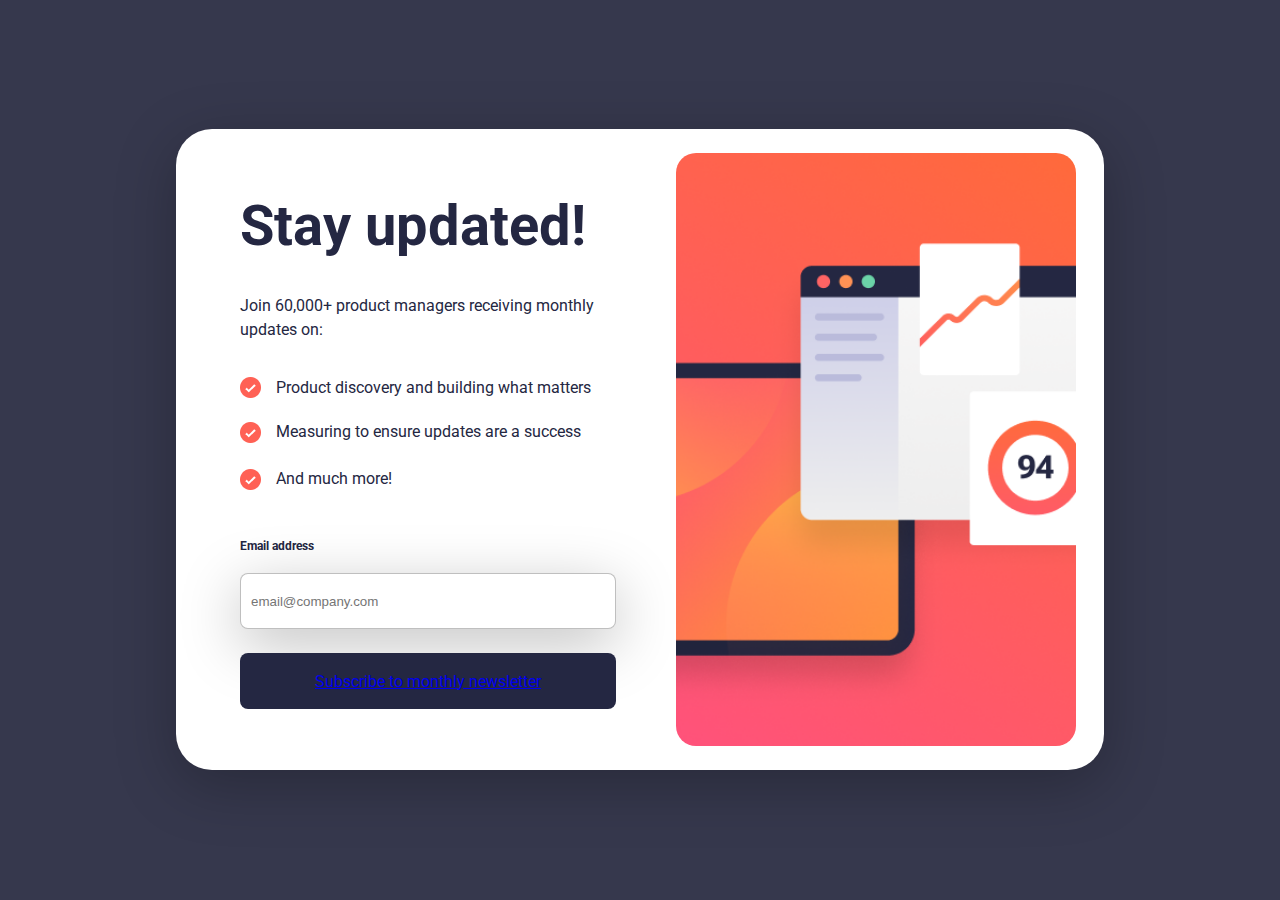
<file: index.html>
<!DOCTYPE html>
<html lang="en">
  <head>
    <meta charset="UTF-8" />
    <meta name="viewport" content="width=device-width, initial-scale=1.0" />
    <link rel="stylesheet" href="./style.css" />
    <link rel="preconnect" href="https://fonts.googleapis.com" />
    <link rel="preconnect" href="https://fonts.gstatic.com" crossorigin />
    <link
      href="https://fonts.googleapis.com/css2?family=Roboto:ital,wght@0,100;0,300;0,400;0,500;0,700;0,900;1,100;1,300;1,400;1,500;1,700;1,900&display=swap"
      rel="stylesheet"
    />
    <title>Document</title>
  </head>
  <body>
    <div class="container">
      <div class="left-section">
        <div class="section1">
          <h1 class="title">Stay updated!</h1>
          <p class="subtitle">
            Join 60,000+ product managers receiving monthly updates on:
          </p>
          <div class="three-icon">
            <div class="icon-text">
              <div class="icon">
                <img src="./check.png" alt="check icon" />
              </div>
              <p class="icon-text1">
                Product discovery and building what matters
              </p>
            </div>
            <div class="icon-text">
              <div class="icon">
                <img src="./check.png" alt="check icon" />
              </div>
              <p class="icone-text2">
                Measuring to ensure updates are a success
              </p>
            </div>
            <div class="icon-text">
              <div class="icon">
                <img src="./check.png" alt="check icon" />
              </div>
              <p class="icone-text3">And much more!</p>
            </div>
          </div>
        </div>
        <div class="last-part">
          <div class="email-h3">
            <div class="email-label">Email address</div>
            <div><h3 class="h3">Valid email required</h3></div>
          </div>
          <div class="both-lastdiv">
            <div>
              <input
                class="input"
                type="text"
                placeholder="email@company.com"
                required
              />
            </div>
            <div class="subscribe-button">
              <a href="./page2.html">Subscribe to monthly newsletter</a>
            </div>
          </div>
        </div>
      </div>
      <div class="right-section">
        <img class="image" src="./Capture.PNG" alt="img" />
        <a href="./page2.html"></a>
      </div>
      <script src="./script.js"></script>
    </div>
  </body>
</html>
</file>
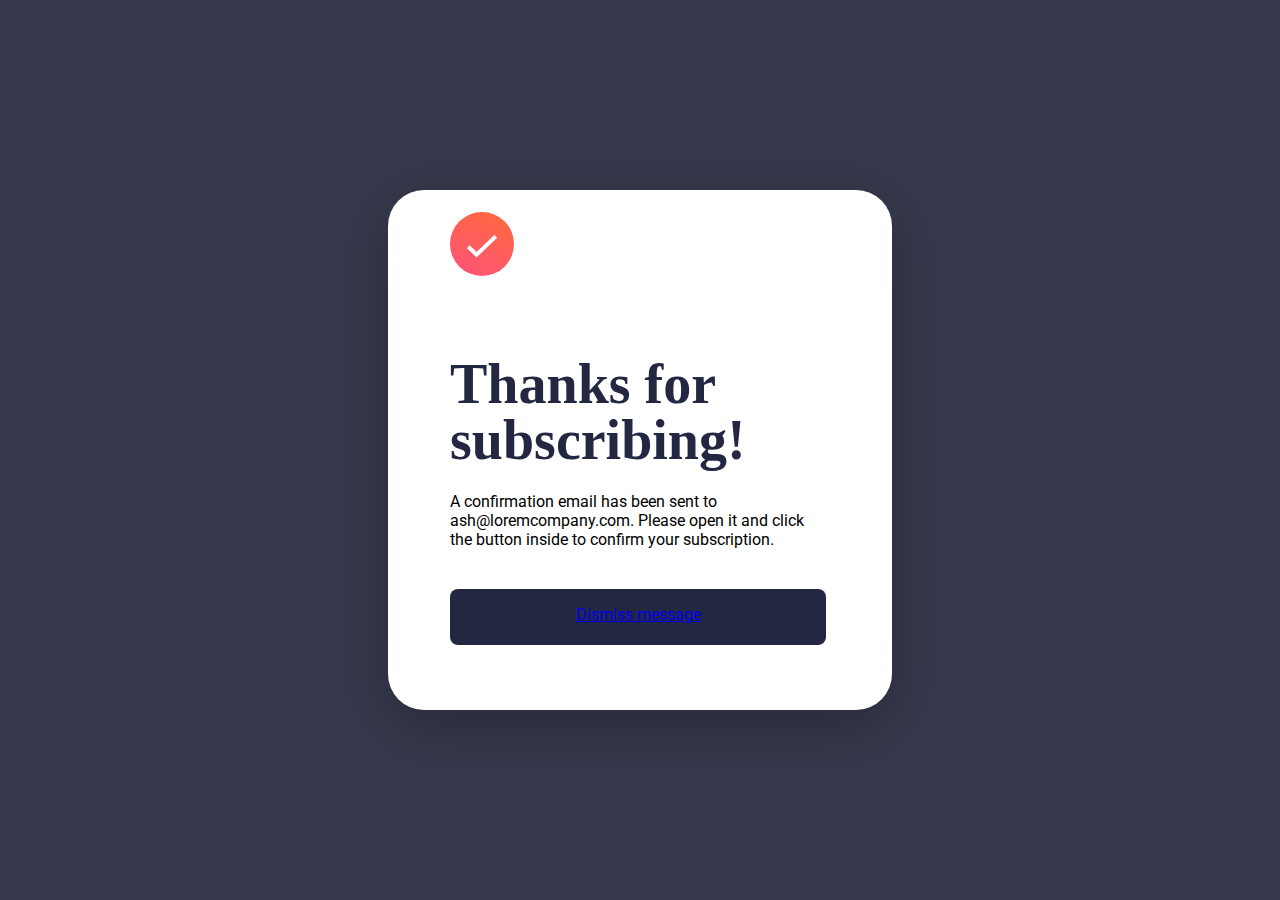
<file: page2.html>
<!DOCTYPE html>
<html lang="en">
  <head>
    <meta charset="UTF-8" />
    <meta name="viewport" content="width=device-width, initial-scale=1.0" />
    <title>Document</title>
    <link rel="stylesheet" href="./style.css" />
    <link rel="preconnect" href="https://fonts.googleapis.com" />
    <link rel="preconnect" href="https://fonts.gstatic.com" crossorigin />
    <link
      href="https://fonts.googleapis.com/css2?family=Roboto:ital,wght@0,100;0,300;0,400;0,500;0,700;0,900;1,100;1,300;1,400;1,500;1,700;1,900&display=swap"
      rel="stylesheet"
    />
    <link rel="stylesheet" href="./style2.css" />
  </head>
  <body>
    <div class="container">
      <div class="item">
        <img class="image" src="./check.svg" alt="image3" />
        <div class="text-div">
          <h4 class="top-text">
            Thanks for <br />
            subscribing!
          </h4>

          <p class="middzle-text">
            A confirmation email has been sent to <br />
            ash@loremcompany.com. Please open it and click <br />
            the button inside to confirm your subscription.
          </p>
        </div>

        <div class="last-div">
          <a href="./index.html"> Dismiss message</a>
        </div>
      </div>
    </div>
  </body>
</html>
</file>
<file: style.css>
* {
    margin: 0;
    padding: 0;
    box-sizing: border-box;
  }
  
  body {
    font-family: "Roboto", sans-serif;
    display: flex;
    justify-content: center;
    align-items: center;
  
    height: 100vh;
  
    padding: 219px 256px 220px 256px;
    background: var(--Pale-Navy, #36384d);
  }
  
  .container {
    display: flex;
    width: 928px;
    height: 641px;
    border-radius: 36px;
    background: #fff;
    box-shadow: 0px 15px 60px rgba(0, 0, 0, 0.25);
    padding: 64px;
    gap: 60px;
  }
  
  .left-section {
    width: 50%;
    display: flex;
    flex-direction: column;
    gap: 30px;
  }
  
  .title {
    font-size: 56px;
    font-weight: 700;
    color: #242742;
    margin-bottom: 20px;
  }
  
  .subtitle {
    font-size: 16px;
    color: #242742;
    margin-bottom: 20px;
    line-height: 150%;
  }
  
  .icon-text {
    display: flex;
    align-items: center;
  
    margin-bottom: 18px;
  }
  
  .icon {
    width: 20px;
    height: 20px;
    margin-right: 16px;
  }
  
  .icon-text p {
    font-size: 16px;
    color: #242742;
  }
  
  .email-label {
    font-size: 12px;
    font-weight: 700;
    color: #242742;
    margin-bottom: 10px;
  }
  
  .email-placeholder {
    width: 376px;
    height: 56px;
    border: 1px solid #484848;
    display: flex;
    align-items: center;
    padding-left: 10px;
    margin-bottom: 20px;
    border-radius: 10px;
  }
  
  .email-placeholder p {
    font-size: 16px;
    color: #242742;
  }
  
  .subscribe-button {
    width: 376px;
    height: 56px;
    background-color: #242742;
    border-radius: 8px;
    display: flex;
    justify-content: center;
    align-items: center;
    cursor: pointer;
  }
  
  .subscribe-button:hover {
    border-radius: 8px;
    background: var(
      --Gradient-1,
      linear-gradient(204deg, #ff6a3a 0%, #ff527b 100%)
    );
    box-shadow: 0px 16px 32px 0px rgba(255, 97, 85, 0.5);
  }
  
  .subscribe-button p {
    color: #fff;
    font-size: 16px;
    font-weight: 700;
  }
  
  .right-section {
    border-radius: 40px;
  }
  
  .icone-text3 {
    color: var(--Dark-Navy, #242742);
    font-family: "Roboto";
    font-size: 16px;
    font-style: normal;
    font-weight: 400;
    line-height: 150%;
  }
  
  .icone-text2 {
    color: var(--Dark-Navy, #242742);
    font-family: "Roboto";
    font-size: 16px;
    font-style: normal;
    font-weight: 400;
    line-height: 150%;
  }
  
  .icone-text1 {
    color: var(--Dark-Navy, #242742);
    font-family: "Roboto";
    font-size: 16px;
    font-style: normal;
    font-weight: 400;
    line-height: 150%;
  }
  
  .section1 {
    display: flex;
    flex-direction: column;
    gap: 15px;
  }
  
  .three-icon {
    display: flex;
    flex-direction: column;
    gap: 5px;
  }
  
  .image {
    border-radius: 20px;
    width: 400px;
    height: 593px;
    flex-shrink: 0;
    position: relative;
    top: -40px;
  }
  
  .input {
    width: 376px;
    height: 56px;
    flex-shrink: 0;
    border-radius: 10px;
    padding-left: 10px;
    outline: none;
    border: 1px solid rgba(0, 0, 0, 0.25);
    border-radius: 8px;
    background: #fff;
    box-shadow: 0px 15px 60px 0px rgba(0, 0, 0, 0.25);
  }
  
  .input:focus {
    border-radius: 8px;
    border: 1px solid var(--Vermellion, #ff6155);
    background: rgba(255, 97, 85, 0.15);
  }
  .email-h3 {
    display: flex;
    flex-direction: column;
  }
  
  h3 {
    color: var(--Vermellion, #ff6155);
    text-align: right;
  
    font-family: "Roboto";
    font-size: 12px;
    font-style: normal;
    font-weight: 700;
    line-height: 150%;
    display: none;
  }

 
  
 
  .both-lastdiv {
    display: flex;
    flex-direction: column;
    gap: 24px;
  }
  
  .last-part {
    display: flex;
    flex-direction: column;
    gap: 10px;
  }
</file>
<file: style2.css>
* {
    box-sizing: border-box;
    margin: 0;
    padding: 0;
}

body {
    display: flex;
height: 100vh;
padding: 280px 468px;
justify-content: center;
align-items: center;
background: var(--Pale-Navy, #36384D);
}

.container {
    width: 504px;
height: 520px;
flex-shrink: 0;
border-radius: 36px;
background: #FFF;
box-shadow: 0px 15px 60px 0px rgba(0, 0, 0, 0.25);
padding: 62px;
}

.top-text {
    color: var(--Dark-Navy, #242742);

font-family:"Robot" ;
font-size: 56px;
font-style: normal;
font-weight: 700;
line-height: 100%; 
}

.middle-text {
    color: var(--Dark-Navy, #242742);

font-family:"Roboto" ;
font-size: 16px;
font-style: normal;
font-weight: 400;
line-height: 150%;
}

.last-div {
    width: 376px;
    height: 56px;
    flex-shrink: 0;
    border-radius: 8px;
background: var(--Dark-Navy, #242742);
padding: 16px;
text-align: center;
}



.text-div {
    display: flex;
    flex-direction: column;
    gap: 24px;
}

.item {
    display: flex;
    flex-direction: column;
    gap: 40px;
}

.image {
    width: 64px;
height: 64px;
flex-shrink: 0;
}

.last-div:hover {
    border-radius: 8px;
background: var(--Gradient-1, linear-gradient(204deg, #FF6A3A 0%, #FF527B 100%));
box-shadow: 0px 16px 32px 0px rgba(255, 97, 85, 0.50);
}
.last-text {
    color: var(--White, #FFF);
text-align: center;

font-family:"Roboto" ;
font-size: 16px;
font-style: normal;
font-weight: 700;
line-height: 150%; 
}
</file>
